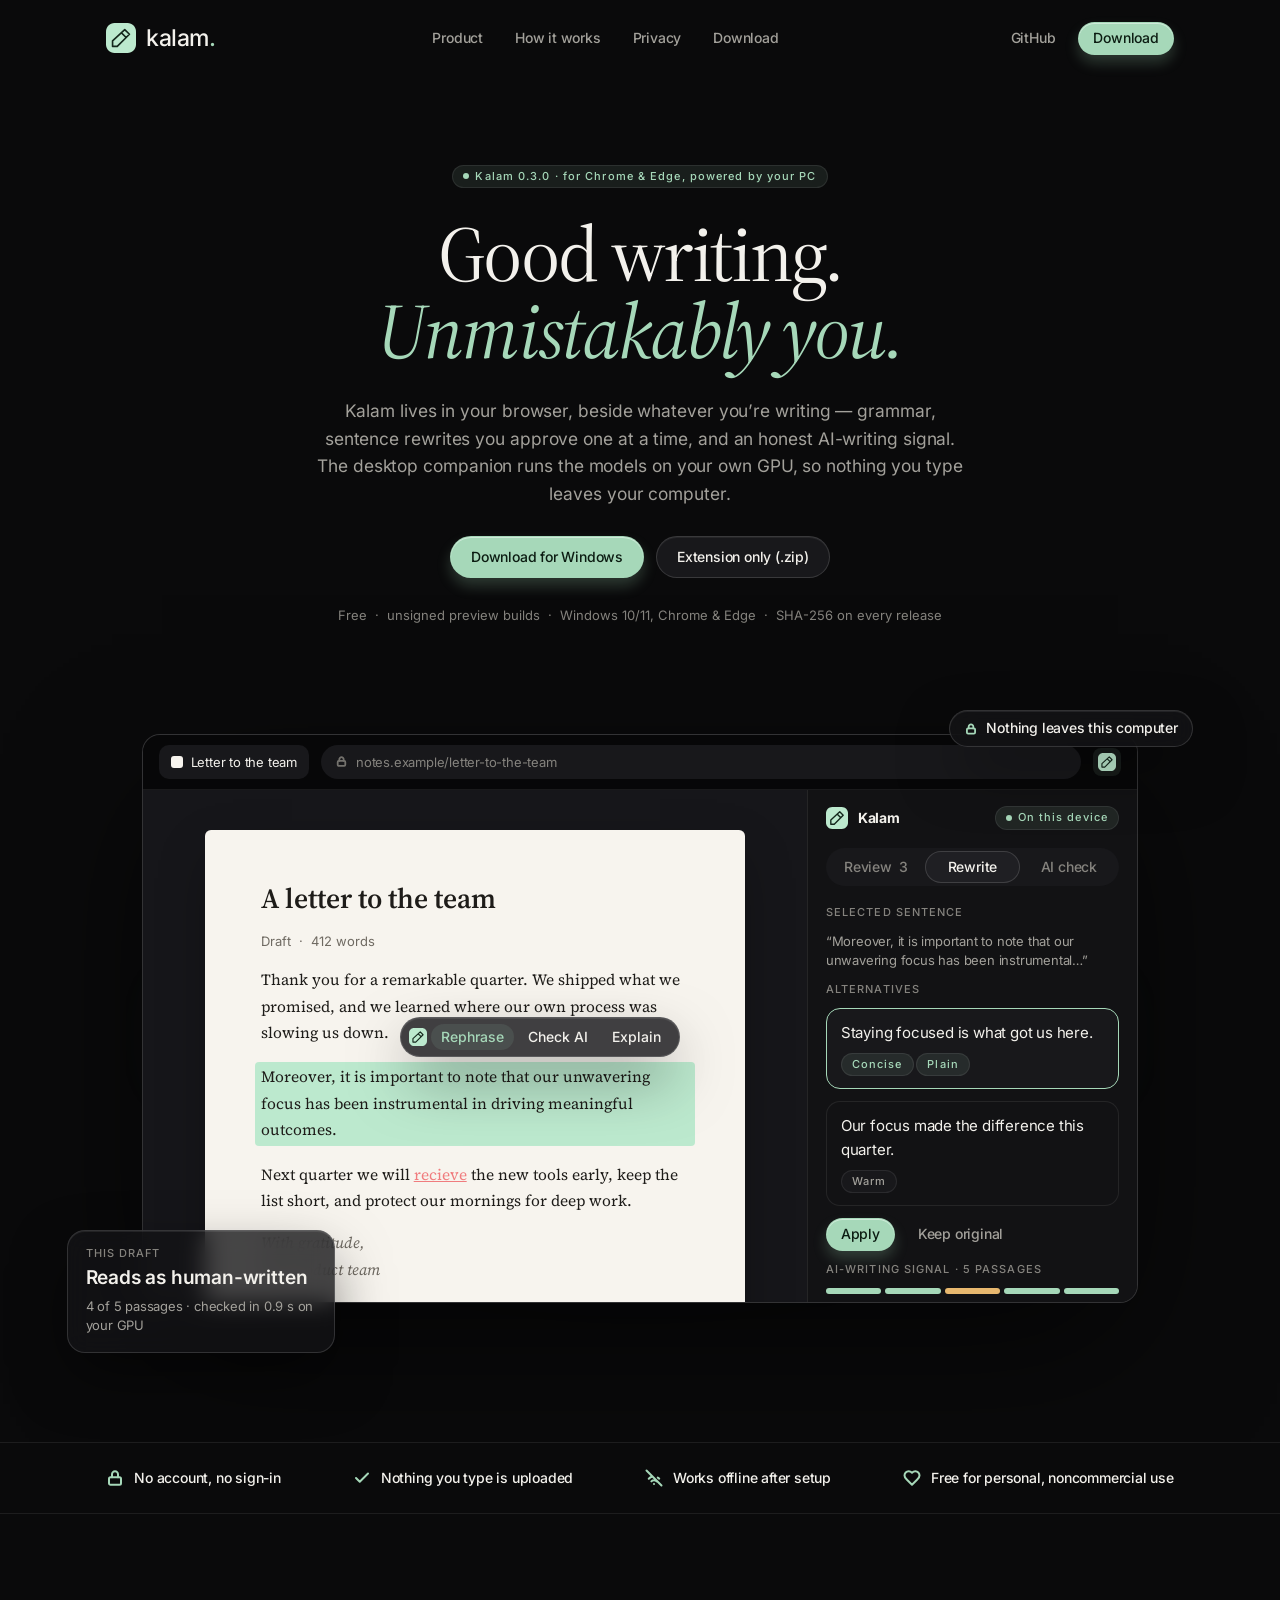
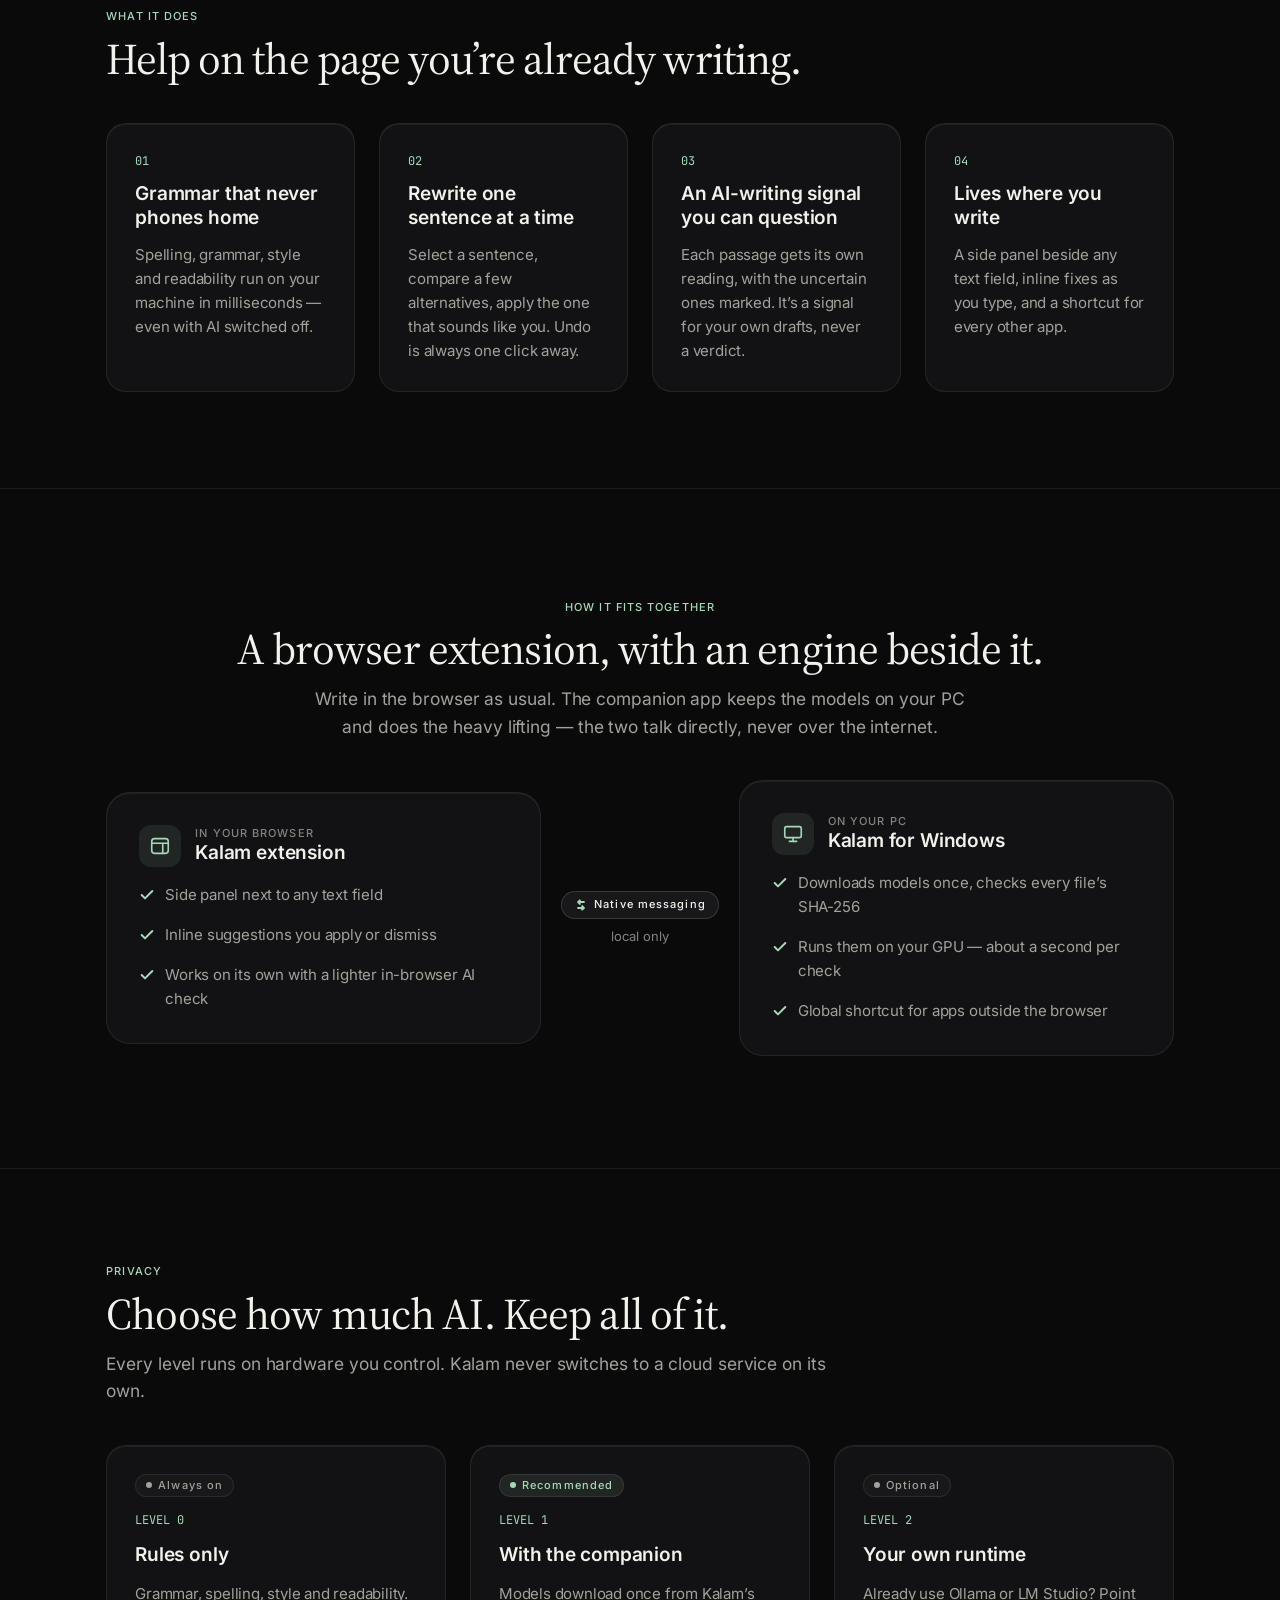
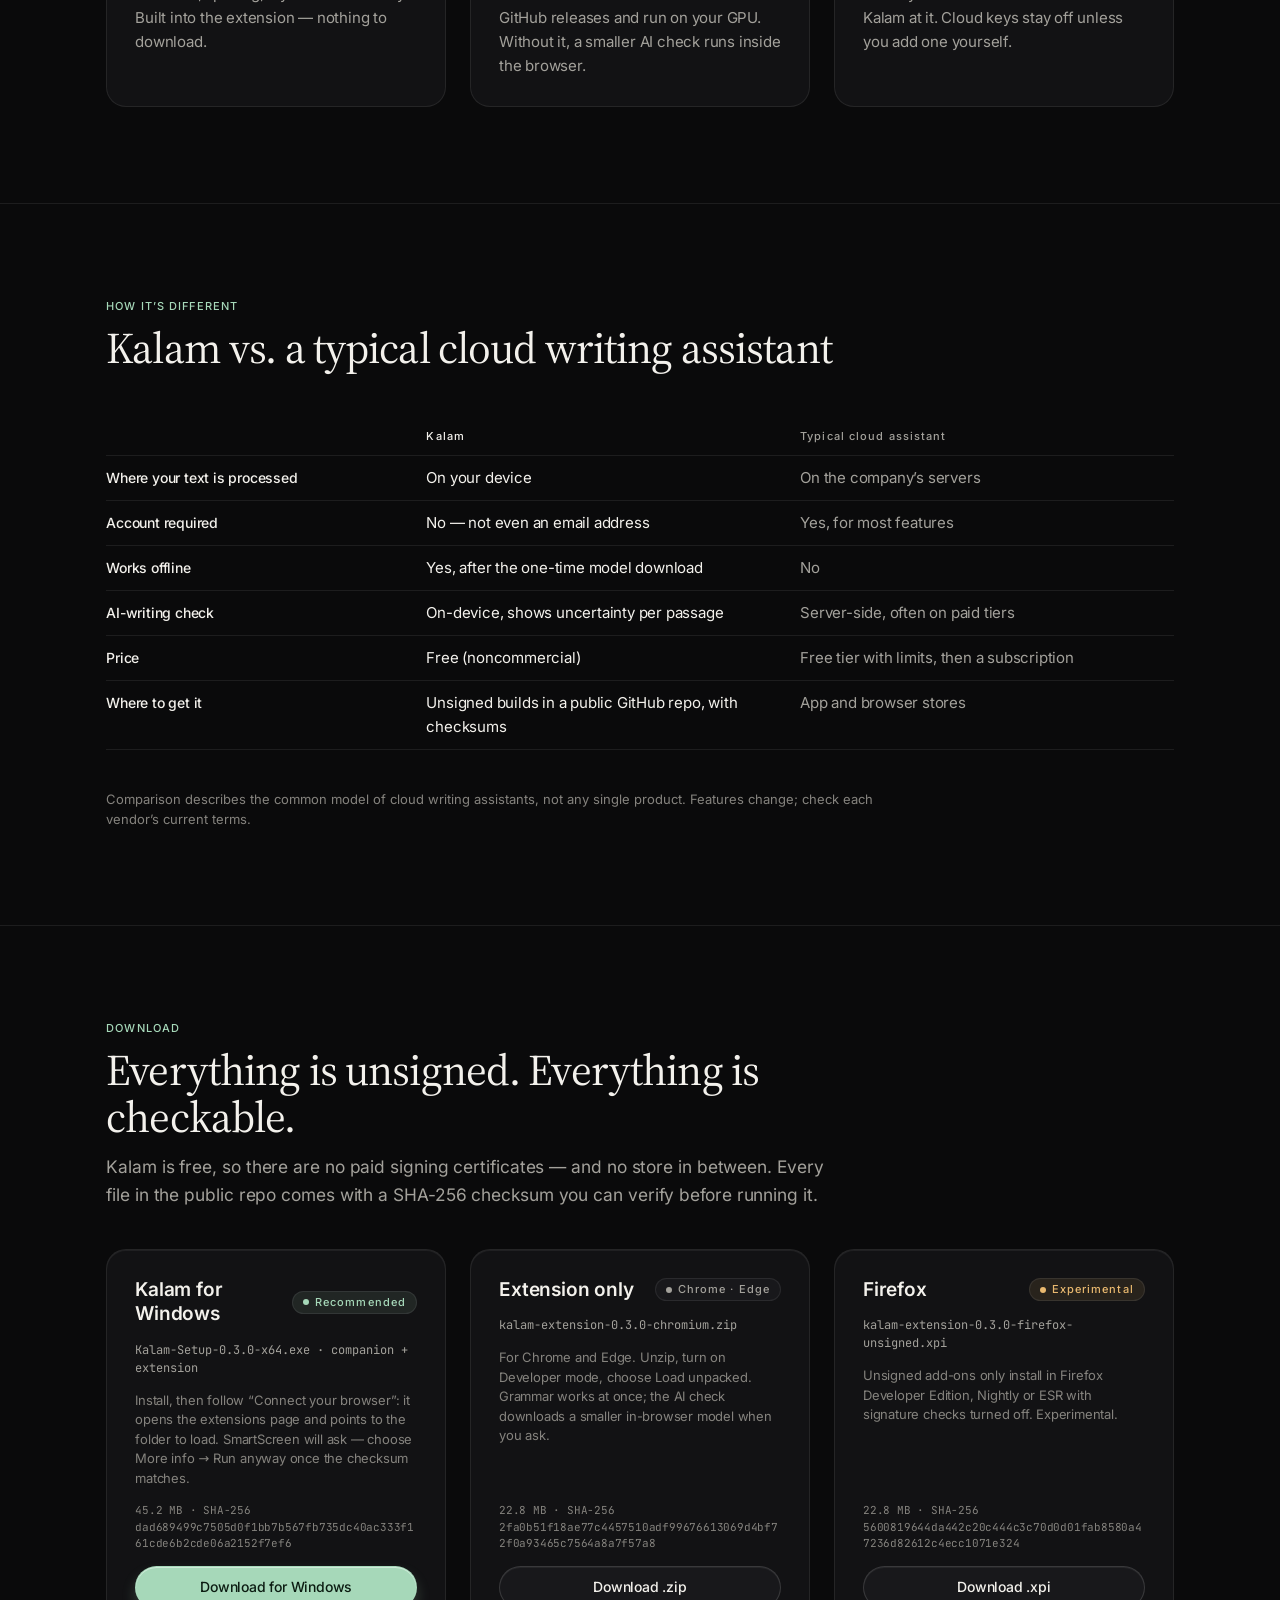
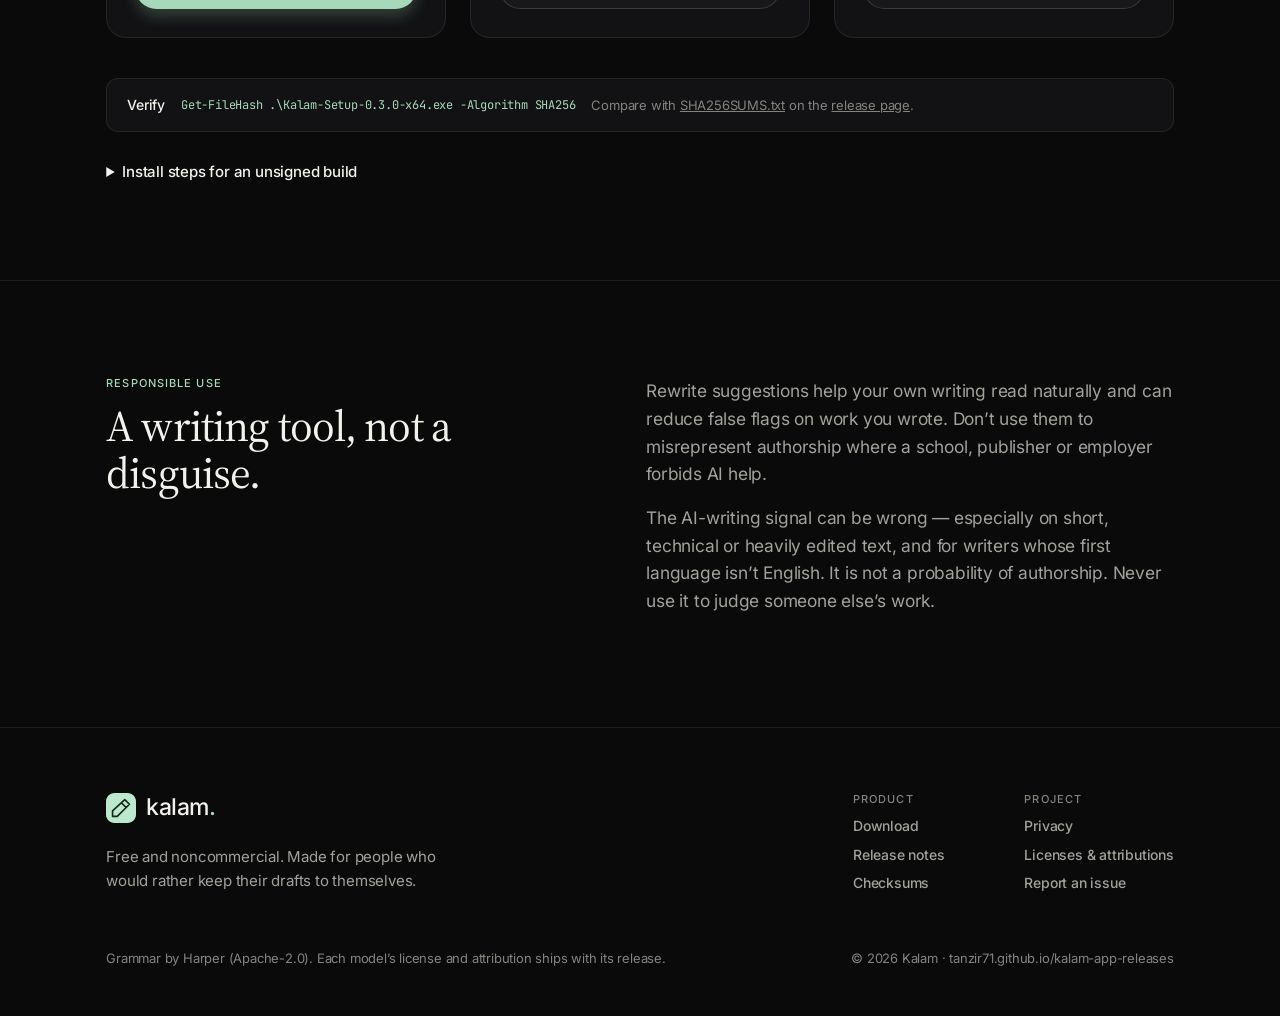
<file: index.html>
<!doctype html>
<html lang="en">
  <head>
    <meta charset="utf-8" />
    <meta name="viewport" content="width=device-width, initial-scale=1" />
    <title>Kalam — free, local-first writing assistant for your browser</title>
    <meta name="description" content="Grammar, sentence rewrites you approve one at a time, and an honest AI-writing signal — in Chrome and Edge, powered by your own PC. No account. Nothing you type leaves your computer." />
    <meta name="color-scheme" content="dark" />
    <meta name="theme-color" content="#0a0a0b" />
    <link rel="canonical" href="https://tanzir71.github.io/kalam-app-releases/" />
    <meta property="og:type" content="website" />
    <meta property="og:title" content="Kalam — good writing, unmistakably you" />
    <meta property="og:description" content="A free writing assistant that lives in your browser and runs on your own PC. Unsigned builds with SHA-256 checksums." />
    <meta property="og:url" content="https://tanzir71.github.io/kalam-app-releases/" />
    <meta property="og:image" content="https://tanzir71.github.io/kalam-app-releases/og.png" />
    <meta name="twitter:card" content="summary_large_image" />
    <link rel="icon" href="assets/logo-mark.svg" type="image/svg+xml" />
    <link rel="preload" href="fonts/source-serif-4-latin-opsz-normal.woff2" as="font" type="font/woff2" crossorigin />
    <link rel="preload" href="fonts/inter-latin-wght-normal.woff2" as="font" type="font/woff2" crossorigin />
    <link rel="stylesheet" href="styles.css" />
  </head>
  <body>
    <a class="skip" href="#main">Skip to content</a>
    <header class="nav" aria-label="Site">
      <a class="logo" href="./" aria-label="Kalam home">
        <img src="assets/logo-mark.svg" width="30" height="30" alt="" />
        <span>kalam<span class="dot">.</span></span>
      </a>
      <nav class="nav-links" aria-label="Sections">
        <a href="#product">Product</a>
        <a href="#how">How it works</a>
        <a href="#privacy">Privacy</a>
        <a href="#download">Download</a>
      </nav>
      <div class="nav-actions">
        <a class="btn btn-quiet btn-s" href="https://github.com/tanzir71/kalam-app-releases">GitHub</a>
        <a class="btn btn-primary btn-s" href="#download">Download</a>
      </div>
    </header>

    <main id="main">
      <section class="hero" aria-labelledby="hero-title">
        <div class="hero-copy">
          <p class="pill pill-accent"><img src="assets/dot-accent.svg" width="6" height="6" alt="" />Kalam 0.3.0 · for Chrome &amp; Edge, powered by your PC</p>
          <h1 id="hero-title" class="display-xl">
            <span>Good writing.</span>
            <em>Unmistakably you.</em>
          </h1>
          <p class="lead">
            Kalam lives in your browser, beside whatever you’re writing — grammar, sentence rewrites you approve one at a time, and an honest
            AI-writing signal. The desktop companion runs the models on your own GPU, so nothing you type leaves your computer.
          </p>
          <div class="ctas">
            <a class="btn btn-primary" href="https://github.com/tanzir71/kalam-app-releases/releases/download/v0.3.0/Kalam-Setup-0.3.0-x64.exe">Download for Windows</a>
            <a class="btn btn-secondary" href="https://github.com/tanzir71/kalam-app-releases/releases/download/v0.3.0/kalam-extension-0.3.0-chromium.zip">Extension only (.zip)</a>
          </div>
          <p class="fine">Free &nbsp;·&nbsp; unsigned preview builds &nbsp;·&nbsp; Windows 10/11, Chrome &amp; Edge &nbsp;·&nbsp; SHA-256 on every release</p>
        </div>

        <div class="hero-visual" aria-label="Illustration: the Kalam side panel beside a letter in the browser">
          <div class="glow" aria-hidden="true"></div>
          <div class="browser" role="img" aria-label="A browser window with a letter on the left and the Kalam side panel on the right, offering two alternatives for a selected sentence.">
            <div class="chrome" aria-hidden="true">
              <div class="tab"><span class="tab-favicon"></span>Letter to the team</div>
              <div class="address"><img src="assets/lock-address.svg" width="13" height="13" alt="" />notes.example/letter-to-the-team</div>
              <div class="ext-icon"><img src="assets/kalam-mark.svg" width="18" height="18" alt="" /></div>
            </div>
            <div class="browser-body" aria-hidden="true">
              <div class="canvas">
                <article class="paper">
                  <h2>A letter to the team</h2>
                  <p class="paper-meta">Draft &nbsp;·&nbsp; 412 words</p>
                  <p>Thank you for a remarkable quarter. We shipped what we promised, and we learned where our own process was slowing us down.</p>
                  <div class="selected">
                    Moreover, it is important to note that our unwavering focus has been instrumental in driving meaningful outcomes.
                    <div class="toolbar">
                      <img src="assets/kalam-mark.svg" width="18" height="18" alt="" />
                      <span class="tool active">Rephrase</span>
                      <span class="tool">Check AI</span>
                      <span class="tool">Explain</span>
                    </div>
                  </div>
                  <p>Next quarter we will <span class="misspelled">recieve</span> the new tools early, keep the list short, and protect our mornings for deep work.</p>
                  <p class="signoff">With gratitude,<br />The product team</p>
                </article>
              </div>
              <aside class="panel">
                <div class="panel-head">
                  <img src="assets/kalam-mark-panel.svg" width="22" height="22" alt="" />
                  <strong>Kalam</strong>
                  <span class="spacer"></span>
                  <span class="pill pill-accent"><img src="assets/dot-accent.svg" width="6" height="6" alt="" />On this device</span>
                </div>
                <div class="segmented"><span>Review&nbsp;&nbsp;3</span><span class="on">Rewrite</span><span>AI check</span></div>
                <div class="panel-body">
                  <p class="label">Selected sentence</p>
                  <p class="quote">“Moreover, it is important to note that our unwavering focus has been instrumental…”</p>
                  <p class="label">Alternatives</p>
                  <div class="alt alt-on">
                    <p>Staying focused is what got us here.</p>
                    <span class="pill pill-accent">Concise</span> <span class="pill pill-accent">Plain</span>
                  </div>
                  <div class="alt">
                    <p>Our focus made the difference this quarter.</p>
                    <span class="pill pill-neutral">Warm</span>
                  </div>
                  <div class="alt-actions"><span class="btn btn-primary btn-xs">Apply</span><span class="btn btn-quiet btn-xs">Keep original</span></div>
                  <p class="label">AI-writing signal · 5 passages</p>
                  <div class="map"><i></i><i></i><i class="ai"></i><i></i><i></i></div>
                  <p class="map-note">4 human-like &nbsp;·&nbsp; 1 likely AI-assisted (selected)</p>
                </div>
                <div class="panel-foot"><img src="assets/dot-footer.svg" width="6" height="6" alt="" />Kalam for Windows · RTX 3060 · 0.9 s</div>
              </aside>
            </div>
          </div>
          <div class="signal-card glass" aria-hidden="true">
            <p class="label">This draft</p>
            <p class="signal-title">Reads as human-written</p>
            <p class="signal-note">4 of 5 passages · checked in 0.9 s on your GPU</p>
          </div>
          <div class="privacy-chip glass" aria-hidden="true"><img src="assets/lock-chip.svg" width="14" height="14" alt="" />Nothing leaves this computer</div>
        </div>
      </section>

      <ul class="trust" aria-label="Commitments">
        <li><img src="assets/trust-lock.svg" width="18" height="18" alt="" />No account, no sign-in</li>
        <li><img src="assets/trust-check.svg" width="18" height="18" alt="" />Nothing you type is uploaded</li>
        <li><img src="assets/trust-offline.svg" width="18" height="18" alt="" />Works offline after setup</li>
        <li><img src="assets/trust-heart.svg" width="18" height="18" alt="" />Free for personal, noncommercial use</li>
      </ul>

      <section id="product" class="section" aria-labelledby="product-title">
        <p class="eyebrow">What it does</p>
        <h2 id="product-title" class="display-m">Help on the page you’re already writing.</h2>
        <div class="grid-4">
          <article class="card"><p class="mono accent">01</p><h3>Grammar that never phones home</h3><p>Spelling, grammar, style and readability run on your machine in milliseconds — even with AI switched off.</p></article>
          <article class="card"><p class="mono accent">02</p><h3>Rewrite one sentence at a time</h3><p>Select a sentence, compare a few alternatives, apply the one that sounds like you. Undo is always one click away.</p></article>
          <article class="card"><p class="mono accent">03</p><h3>An AI-writing signal you can question</h3><p>Each passage gets its own reading, with the uncertain ones marked. It’s a signal for your own drafts, never a verdict.</p></article>
          <article class="card"><p class="mono accent">04</p><h3>Lives where you write</h3><p>A side panel beside any text field, inline fixes as you type, and a shortcut for every other app.</p></article>
        </div>
      </section>

      <section id="how" class="section section-center" aria-labelledby="how-title">
        <p class="eyebrow">How it fits together</p>
        <h2 id="how-title" class="display-m">A browser extension, with an engine beside it.</h2>
        <p class="lead lead-narrow">
          Write in the browser as usual. The companion app keeps the models on your PC and does the heavy lifting — the two talk directly, never over the internet.
        </p>
        <div class="diagram">
          <article class="card card-l">
            <header><span class="tile"><img src="assets/icon-browser.svg" width="22" height="22" alt="" /></span><div><p class="label">In your browser</p><h3>Kalam extension</h3></div></header>
            <ul class="checks">
              <li><img src="assets/icon-check.svg" width="16" height="16" alt="" />Side panel next to any text field</li>
              <li><img src="assets/icon-check.svg" width="16" height="16" alt="" />Inline suggestions you apply or dismiss</li>
              <li><img src="assets/icon-check.svg" width="16" height="16" alt="" />Works on its own with a lighter in-browser AI check</li>
            </ul>
          </article>
          <div class="link">
            <span class="link-pill"><img src="assets/icon-link.svg" width="14" height="14" alt="" />Native messaging</span>
            <span class="fine">local only</span>
          </div>
          <article class="card card-l">
            <header><span class="tile"><img src="assets/icon-monitor.svg" width="22" height="22" alt="" /></span><div><p class="label">On your PC</p><h3>Kalam for Windows</h3></div></header>
            <ul class="checks">
              <li><img src="assets/icon-check.svg" width="16" height="16" alt="" />Downloads models once, checks every file’s SHA-256</li>
              <li><img src="assets/icon-check.svg" width="16" height="16" alt="" />Runs them on your GPU — about a second per check</li>
              <li><img src="assets/icon-check.svg" width="16" height="16" alt="" />Global shortcut for apps outside the browser</li>
            </ul>
          </article>
        </div>
      </section>

      <section id="privacy" class="section" aria-labelledby="privacy-title">
        <p class="eyebrow">Privacy</p>
        <h2 id="privacy-title" class="display-m">Choose how much AI. Keep all of it.</h2>
        <p class="lead lead-left">Every level runs on hardware you control. Kalam never switches to a cloud service on its own.</p>
        <div class="grid-3">
          <article class="card"><span class="pill pill-neutral"><img src="assets/dot-neutral.svg" width="6" height="6" alt="" />Always on</span><p class="mono accent">LEVEL 0</p><h3>Rules only</h3><p>Grammar, spelling, style and readability. Built into the extension — nothing to download.</p></article>
          <article class="card"><span class="pill pill-accent"><img src="assets/dot-accent.svg" width="6" height="6" alt="" />Recommended</span><p class="mono accent">LEVEL 1</p><h3>With the companion</h3><p>Models download once from Kalam’s GitHub releases and run on your GPU. Without it, a smaller AI check runs inside the browser.</p></article>
          <article class="card"><span class="pill pill-neutral"><img src="assets/dot-neutral.svg" width="6" height="6" alt="" />Optional</span><p class="mono accent">LEVEL 2</p><h3>Your own runtime</h3><p>Already use Ollama or LM Studio? Point Kalam at it. Cloud keys stay off unless you add one yourself.</p></article>
        </div>
      </section>

      <section class="section" aria-labelledby="compare-title">
        <p class="eyebrow">How it’s different</p>
        <h2 id="compare-title" class="display-m">Kalam vs. a typical cloud writing assistant</h2>
        <div class="table-wrap">
          <table class="compare">
            <thead><tr><th scope="col"><span class="visually-hidden">Aspect</span></th><th scope="col">Kalam</th><th scope="col">Typical cloud assistant</th></tr></thead>
            <tbody>
              <tr><th scope="row">Where your text is processed</th><td data-label="Kalam">On your device</td><td data-label="Typical cloud assistant">On the company’s servers</td></tr>
              <tr><th scope="row">Account required</th><td data-label="Kalam">No — not even an email address</td><td data-label="Typical cloud assistant">Yes, for most features</td></tr>
              <tr><th scope="row">Works offline</th><td data-label="Kalam">Yes, after the one-time model download</td><td data-label="Typical cloud assistant">No</td></tr>
              <tr><th scope="row">AI-writing check</th><td data-label="Kalam">On-device, shows uncertainty per passage</td><td data-label="Typical cloud assistant">Server-side, often on paid tiers</td></tr>
              <tr><th scope="row">Price</th><td data-label="Kalam">Free (noncommercial)</td><td data-label="Typical cloud assistant">Free tier with limits, then a subscription</td></tr>
              <tr><th scope="row">Where to get it</th><td data-label="Kalam">Unsigned builds in a public GitHub repo, with checksums</td><td data-label="Typical cloud assistant">App and browser stores</td></tr>
            </tbody>
          </table>
        </div>
        <p class="fine">Comparison describes the common model of cloud writing assistants, not any single product. Features change; check each vendor’s current terms.</p>
      </section>

      <section id="download" class="section" aria-labelledby="download-title">
        <p class="eyebrow">Download</p>
        <h2 id="download-title" class="display-m">Everything is unsigned. Everything is checkable.</h2>
        <p class="lead lead-left">
          Kalam is free, so there are no paid signing certificates — and no store in between. Every file in the public repo comes with a SHA-256
          checksum you can verify before running it.
        </p>
        <div class="grid-3">
          <article class="card" aria-label="Kalam for Windows">
            <div class="dl-head"><h3>Kalam for Windows</h3><span class="pill pill-accent"><img src="assets/dot-accent.svg" width="6" height="6" alt="" />Recommended</span></div>
            <p class="mono dl-file">Kalam-Setup-0.3.0-x64.exe · companion + extension</p>
            <p class="dl-steps">Install, then follow “Connect your browser”: it opens the extensions page and points to the folder to load. SmartScreen will ask — choose More info → Run anyway once the checksum matches.</p>
            <p class="dl-meta">45.2 MB · SHA-256 dad689499c7505d0f1bb7b567fb735dc40ac333f161cde6b2cde06a2152f7ef6</p>
            <a class="btn btn-primary" href="https://github.com/tanzir71/kalam-app-releases/releases/download/v0.3.0/Kalam-Setup-0.3.0-x64.exe">Download for Windows</a>
          </article>
          <article class="card" aria-label="Extension only">
            <div class="dl-head"><h3>Extension only</h3><span class="pill pill-neutral"><img src="assets/dot-neutral.svg" width="6" height="6" alt="" />Chrome · Edge</span></div>
            <p class="mono dl-file">kalam-extension-0.3.0-chromium.zip</p>
            <p class="dl-steps">For Chrome and Edge. Unzip, turn on Developer mode, choose Load unpacked. Grammar works at once; the AI check downloads a smaller in-browser model when you ask.</p>
            <p class="dl-meta">22.8 MB · SHA-256 2fa0b51f18ae77c4457510adf99676613069d4bf72f0a93465c7564a8a7f57a8</p>
            <a class="btn btn-secondary" href="https://github.com/tanzir71/kalam-app-releases/releases/download/v0.3.0/kalam-extension-0.3.0-chromium.zip">Download .zip</a>
          </article>
          <article class="card" aria-label="Firefox">
            <div class="dl-head"><h3>Firefox</h3><span class="pill pill-ai"><img src="assets/dot-amber.svg" width="6" height="6" alt="" />Experimental</span></div>
            <p class="mono dl-file">kalam-extension-0.3.0-firefox-unsigned.xpi</p>
            <p class="dl-steps">Unsigned add-ons only install in Firefox Developer Edition, Nightly or ESR with signature checks turned off. Experimental.</p>
            <p class="dl-meta">22.8 MB · SHA-256 5600819644da442c20c444c3c70d0d01fab8580a47236d82612c4ecc1071e324</p>
            <a class="btn btn-secondary" href="https://github.com/tanzir71/kalam-app-releases/releases/download/v0.3.0/kalam-extension-0.3.0-firefox-unsigned.xpi">Download .xpi</a>
          </article>
        </div>
        <div class="verify">
          <strong>Verify</strong>
          <code>Get-FileHash .\Kalam-Setup-0.3.0-x64.exe -Algorithm SHA256</code>
          <span>Compare with <a href="https://github.com/tanzir71/kalam-app-releases/releases/download/v0.3.0/SHA256SUMS.txt">SHA256SUMS.txt</a> on the <a href="https://github.com/tanzir71/kalam-app-releases/releases/tag/v0.3.0">release page</a>.</span>
        </div>
        <details class="howto">
          <summary>Install steps for an unsigned build</summary>
          <ol>
            <li>Download the installer and check its SHA-256 (command above) against SHA256SUMS.txt.</li>
            <li>Windows SmartScreen shows “Windows protected your PC” for unsigned apps: choose <em>More info → Run anyway</em> once the checksum matches. It installs for your user only — no administrator rights.</li>
            <li>Kalam for Windows opens “Connect your browser”: open <code>chrome://extensions</code> or <code>edge://extensions</code>, turn on Developer mode, choose Load unpacked and pick <code>%LOCALAPPDATA%\Kalam\extension</code>.</li>
            <li>Open Models in Kalam for Windows and download Kalam Detector 0.3 and the writer. Every file is checked with SHA-256 before use.</li>
          </ol>
        </details>
      </section>

      <section class="section responsible" aria-labelledby="responsible-title">
        <div>
          <p class="eyebrow">Responsible use</p>
          <h2 id="responsible-title" class="display-m">A writing tool, not a disguise.</h2>
        </div>
        <div class="responsible-copy">
          <p>Rewrite suggestions help your own writing read naturally and can reduce false flags on work you wrote. Don’t use them to misrepresent authorship where a school, publisher or employer forbids AI help.</p>
          <p>The AI-writing signal can be wrong — especially on short, technical or heavily edited text, and for writers whose first language isn’t English. It is not a probability of authorship. Never use it to judge someone else’s work.</p>
        </div>
      </section>
    </main>

    <footer class="footer">
      <div class="footer-top">
        <div>
          <a class="logo" href="./" aria-label="Kalam home"><img src="assets/logo-mark.svg" width="30" height="30" alt="" /><span>kalam<span class="dot">.</span></span></a>
          <p>Free and noncommercial. Made for people who would rather keep their drafts to themselves.</p>
        </div>
        <nav class="footer-cols" aria-label="Footer">
          <div><p class="label">Product</p><a href="#download">Download</a><a href="https://github.com/tanzir71/kalam-app-releases/releases/tag/v0.3.0">Release notes</a><a href="https://github.com/tanzir71/kalam-app-releases/releases/download/v0.3.0/SHA256SUMS.txt">Checksums</a></div>
          <div><p class="label">Project</p><a href="privacy.html">Privacy</a><a href="licenses.html">Licenses &amp; attributions</a><a href="https://github.com/tanzir71/kalam-app-releases/issues">Report an issue</a></div>
        </nav>
      </div>
      <div class="footer-bottom">
        <p>Grammar by Harper (Apache-2.0). Each model’s license and attribution ships with its release.</p>
        <p>© 2026 Kalam · tanzir71.github.io/kalam-app-releases</p>
      </div>
    </footer>
  </body>
</html>
</file>
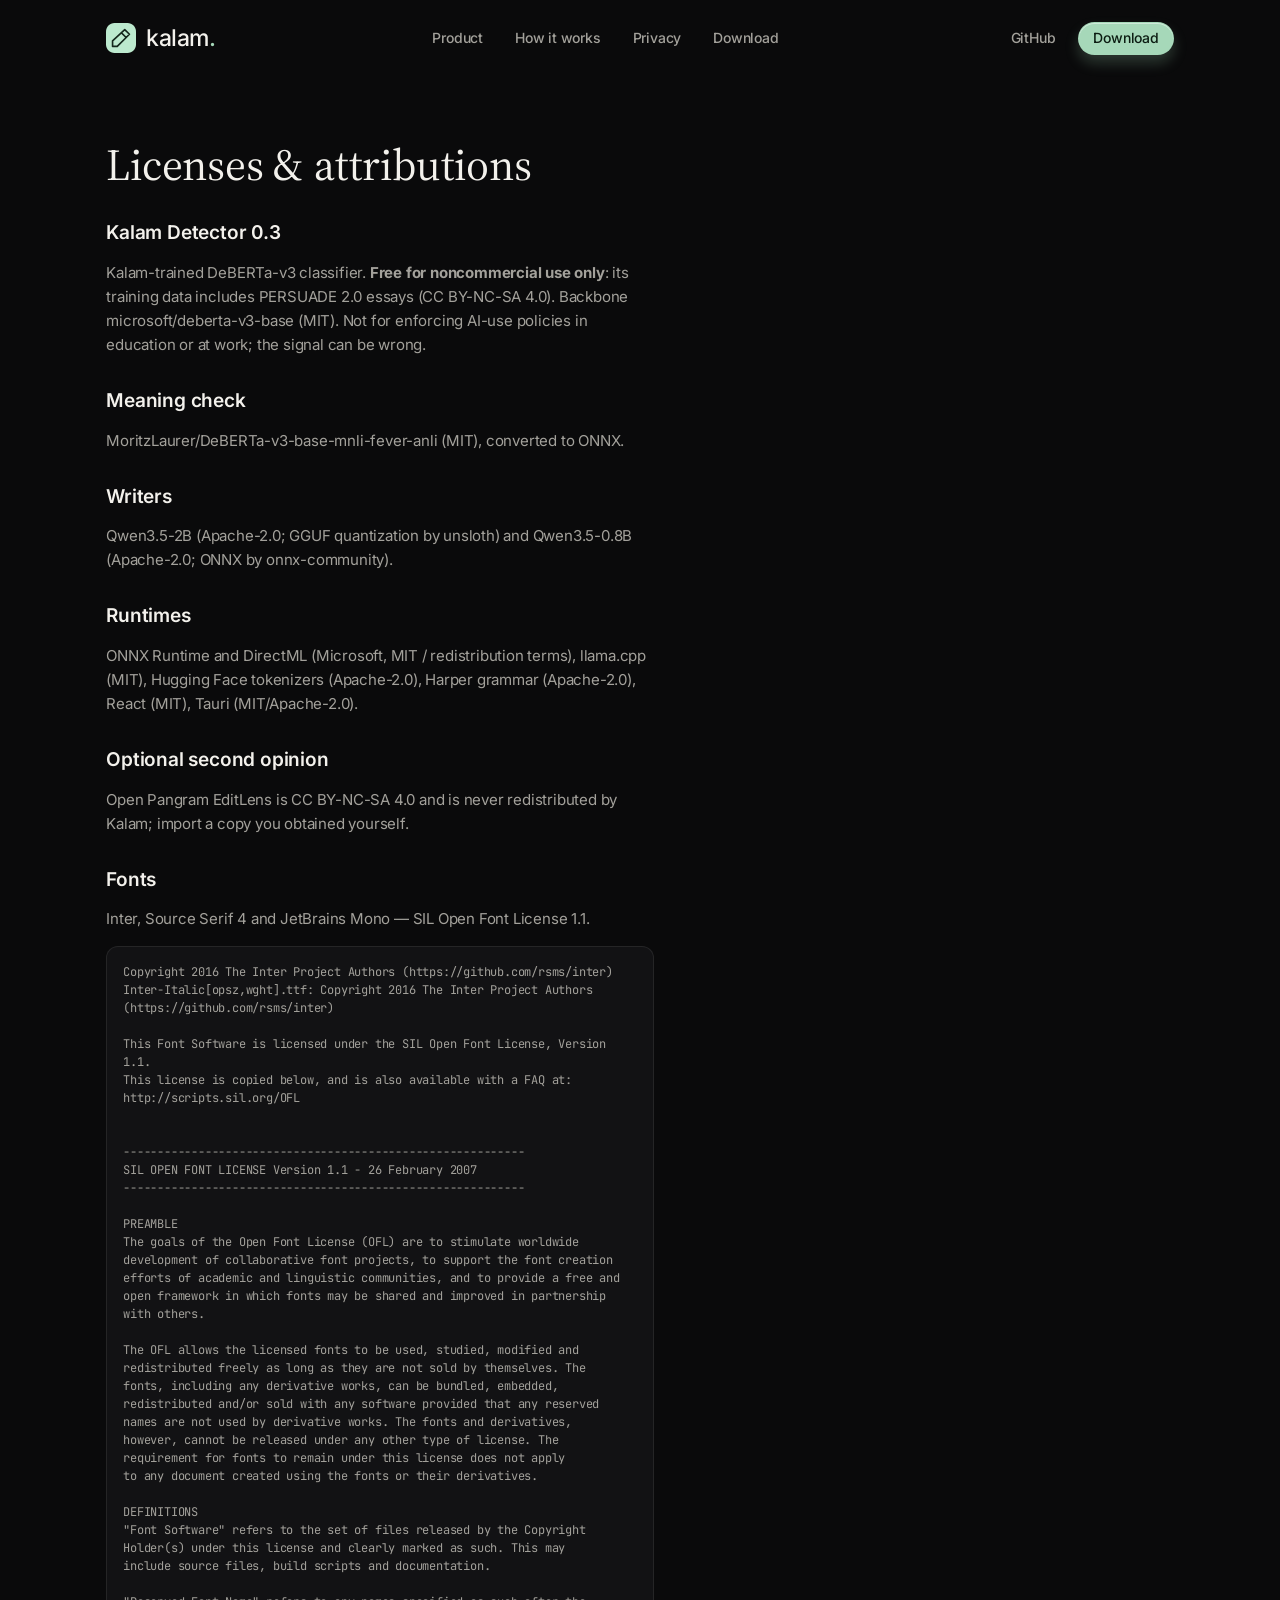
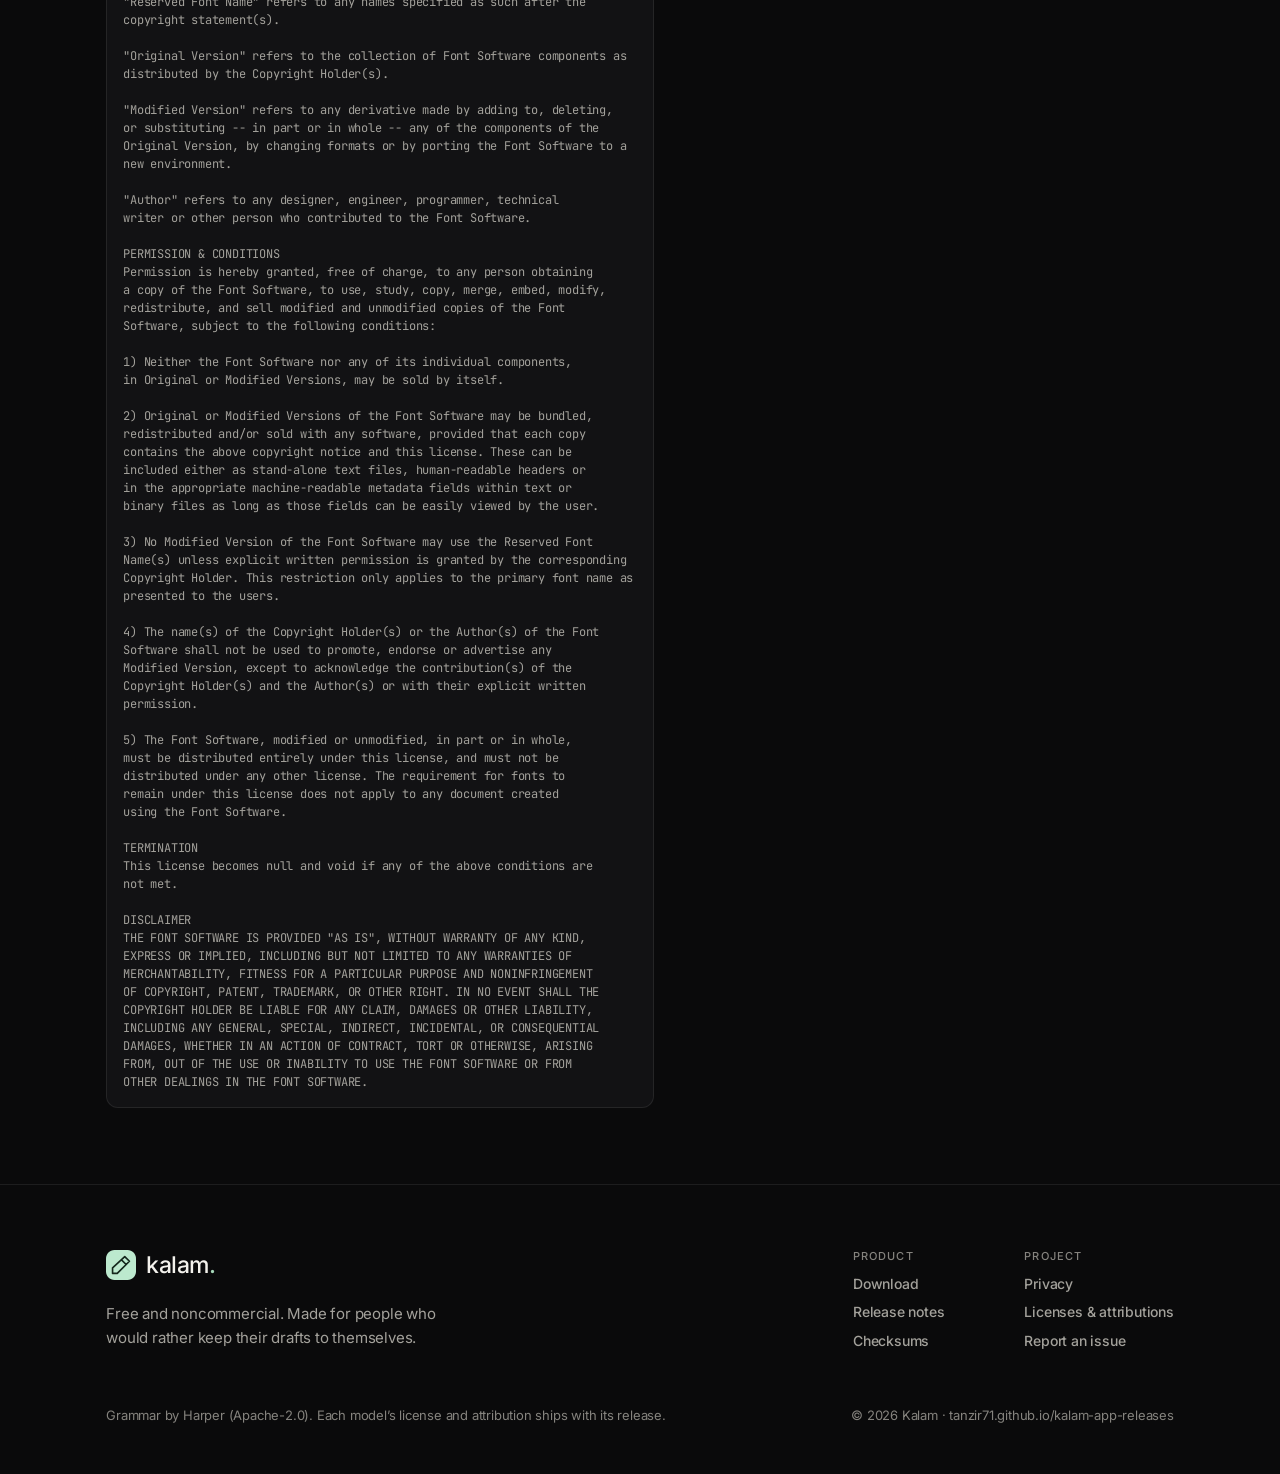
<file: licenses.html>
<!doctype html>
<html lang="en">
  <head>
    <meta charset="utf-8" />
    <meta name="viewport" content="width=device-width, initial-scale=1" />
    <title>Licenses &amp; attributions — Kalam</title>
    <meta name="description" content="Grammar, sentence rewrites you approve one at a time, and an honest AI-writing signal — in Chrome and Edge, powered by your own PC. No account. Nothing you type leaves your computer." />
    <meta name="color-scheme" content="dark" />
    <meta name="theme-color" content="#0a0a0b" />
    <link rel="canonical" href="https://tanzir71.github.io/kalam-app-releases/" />
    <meta property="og:type" content="website" />
    <meta property="og:title" content="Kalam — good writing, unmistakably you" />
    <meta property="og:description" content="A free writing assistant that lives in your browser and runs on your own PC. Unsigned builds with SHA-256 checksums." />
    <meta property="og:url" content="https://tanzir71.github.io/kalam-app-releases/" />
    <meta property="og:image" content="https://tanzir71.github.io/kalam-app-releases/og.png" />
    <meta name="twitter:card" content="summary_large_image" />
    <link rel="icon" href="assets/logo-mark.svg" type="image/svg+xml" />
    <link rel="preload" href="fonts/source-serif-4-latin-opsz-normal.woff2" as="font" type="font/woff2" crossorigin />
    <link rel="preload" href="fonts/inter-latin-wght-normal.woff2" as="font" type="font/woff2" crossorigin />
    <link rel="stylesheet" href="styles.css" />
  </head>
  <body>
    <a class="skip" href="./#main">Skip to content</a>
    <header class="nav" aria-label="Site">
      <a class="logo" href="./" aria-label="Kalam home">
        <img src="assets/logo-mark.svg" width="30" height="30" alt="" />
        <span>kalam<span class="dot">.</span></span>
      </a>
      <nav class="nav-links" aria-label="Sections">
        <a href="./#product">Product</a>
        <a href="./#how">How it works</a>
        <a href="./#privacy">Privacy</a>
        <a href="./#download">Download</a>
      </nav>
      <div class="nav-actions">
        <a class="btn btn-quiet btn-s" href="https://github.com/tanzir71/kalam-app-releases">GitHub</a>
        <a class="btn btn-primary btn-s" href="./#download">Download</a>
      </div>
    </header>

    <main id="main" class="doc"><h1>Licenses &amp; attributions</h1>
     <h2>Kalam Detector 0.3</h2>
     <p>Kalam-trained DeBERTa-v3 classifier. <strong>Free for noncommercial use only</strong>: its training data includes PERSUADE 2.0 essays (CC BY-NC-SA 4.0). Backbone microsoft/deberta-v3-base (MIT). Not for enforcing AI-use policies in education or at work; the signal can be wrong.</p>
     <h2>Meaning check</h2><p>MoritzLaurer/DeBERTa-v3-base-mnli-fever-anli (MIT), converted to ONNX.</p>
     <h2>Writers</h2><p>Qwen3.5-2B (Apache-2.0; GGUF quantization by unsloth) and Qwen3.5-0.8B (Apache-2.0; ONNX by onnx-community).</p>
     <h2>Runtimes</h2><p>ONNX Runtime and DirectML (Microsoft, MIT / redistribution terms), llama.cpp (MIT), Hugging Face tokenizers (Apache-2.0), Harper grammar (Apache-2.0), React (MIT), Tauri (MIT/Apache-2.0).</p>
     <h2>Optional second opinion</h2><p>Open Pangram EditLens is CC BY-NC-SA 4.0 and is never redistributed by Kalam; import a copy you obtained yourself.</p>
     <h2>Fonts</h2><p>Inter, Source Serif 4 and JetBrains Mono — SIL Open Font License 1.1.</p>
     <pre>Copyright 2016 The Inter Project Authors (https://github.com/rsms/inter) Inter-Italic[opsz,wght].ttf: Copyright 2016 The Inter Project Authors (https://github.com/rsms/inter)

This Font Software is licensed under the SIL Open Font License, Version 1.1.
This license is copied below, and is also available with a FAQ at:
http://scripts.sil.org/OFL


-----------------------------------------------------------
SIL OPEN FONT LICENSE Version 1.1 - 26 February 2007
-----------------------------------------------------------

PREAMBLE
The goals of the Open Font License (OFL) are to stimulate worldwide
development of collaborative font projects, to support the font creation
efforts of academic and linguistic communities, and to provide a free and
open framework in which fonts may be shared and improved in partnership
with others.

The OFL allows the licensed fonts to be used, studied, modified and
redistributed freely as long as they are not sold by themselves. The
fonts, including any derivative works, can be bundled, embedded,
redistributed and/or sold with any software provided that any reserved
names are not used by derivative works. The fonts and derivatives,
however, cannot be released under any other type of license. The
requirement for fonts to remain under this license does not apply
to any document created using the fonts or their derivatives.

DEFINITIONS
&quot;Font Software&quot; refers to the set of files released by the Copyright
Holder(s) under this license and clearly marked as such. This may
include source files, build scripts and documentation.

&quot;Reserved Font Name&quot; refers to any names specified as such after the
copyright statement(s).

&quot;Original Version&quot; refers to the collection of Font Software components as
distributed by the Copyright Holder(s).

&quot;Modified Version&quot; refers to any derivative made by adding to, deleting,
or substituting -- in part or in whole -- any of the components of the
Original Version, by changing formats or by porting the Font Software to a
new environment.

&quot;Author&quot; refers to any designer, engineer, programmer, technical
writer or other person who contributed to the Font Software.

PERMISSION &amp; CONDITIONS
Permission is hereby granted, free of charge, to any person obtaining
a copy of the Font Software, to use, study, copy, merge, embed, modify,
redistribute, and sell modified and unmodified copies of the Font
Software, subject to the following conditions:

1) Neither the Font Software nor any of its individual components,
in Original or Modified Versions, may be sold by itself.

2) Original or Modified Versions of the Font Software may be bundled,
redistributed and/or sold with any software, provided that each copy
contains the above copyright notice and this license. These can be
included either as stand-alone text files, human-readable headers or
in the appropriate machine-readable metadata fields within text or
binary files as long as those fields can be easily viewed by the user.

3) No Modified Version of the Font Software may use the Reserved Font
Name(s) unless explicit written permission is granted by the corresponding
Copyright Holder. This restriction only applies to the primary font name as
presented to the users.

4) The name(s) of the Copyright Holder(s) or the Author(s) of the Font
Software shall not be used to promote, endorse or advertise any
Modified Version, except to acknowledge the contribution(s) of the
Copyright Holder(s) and the Author(s) or with their explicit written
permission.

5) The Font Software, modified or unmodified, in part or in whole,
must be distributed entirely under this license, and must not be
distributed under any other license. The requirement for fonts to
remain under this license does not apply to any document created
using the Font Software.

TERMINATION
This license becomes null and void if any of the above conditions are
not met.

DISCLAIMER
THE FONT SOFTWARE IS PROVIDED &quot;AS IS&quot;, WITHOUT WARRANTY OF ANY KIND,
EXPRESS OR IMPLIED, INCLUDING BUT NOT LIMITED TO ANY WARRANTIES OF
MERCHANTABILITY, FITNESS FOR A PARTICULAR PURPOSE AND NONINFRINGEMENT
OF COPYRIGHT, PATENT, TRADEMARK, OR OTHER RIGHT. IN NO EVENT SHALL THE
COPYRIGHT HOLDER BE LIABLE FOR ANY CLAIM, DAMAGES OR OTHER LIABILITY,
INCLUDING ANY GENERAL, SPECIAL, INDIRECT, INCIDENTAL, OR CONSEQUENTIAL
DAMAGES, WHETHER IN AN ACTION OF CONTRACT, TORT OR OTHERWISE, ARISING
FROM, OUT OF THE USE OR INABILITY TO USE THE FONT SOFTWARE OR FROM
OTHER DEALINGS IN THE FONT SOFTWARE.
</pre></main>

    <footer class="footer">
      <div class="footer-top">
        <div>
          <a class="logo" href="./" aria-label="Kalam home"><img src="assets/logo-mark.svg" width="30" height="30" alt="" /><span>kalam<span class="dot">.</span></span></a>
          <p>Free and noncommercial. Made for people who would rather keep their drafts to themselves.</p>
        </div>
        <nav class="footer-cols" aria-label="Footer">
          <div><p class="label">Product</p><a href="./#download">Download</a><a href="https://github.com/tanzir71/kalam-app-releases/releases/tag/v0.3.0">Release notes</a><a href="https://github.com/tanzir71/kalam-app-releases/releases/download/v0.3.0/SHA256SUMS.txt">Checksums</a></div>
          <div><p class="label">Project</p><a href="privacy.html">Privacy</a><a href="licenses.html">Licenses &amp; attributions</a><a href="https://github.com/tanzir71/kalam-app-releases/issues">Report an issue</a></div>
        </nav>
      </div>
      <div class="footer-bottom">
        <p>Grammar by Harper (Apache-2.0). Each model’s license and attribution ships with its release.</p>
        <p>© 2026 Kalam · tanzir71.github.io/kalam-app-releases</p>
      </div>
    </footer>
  </body>
</html>
</file>
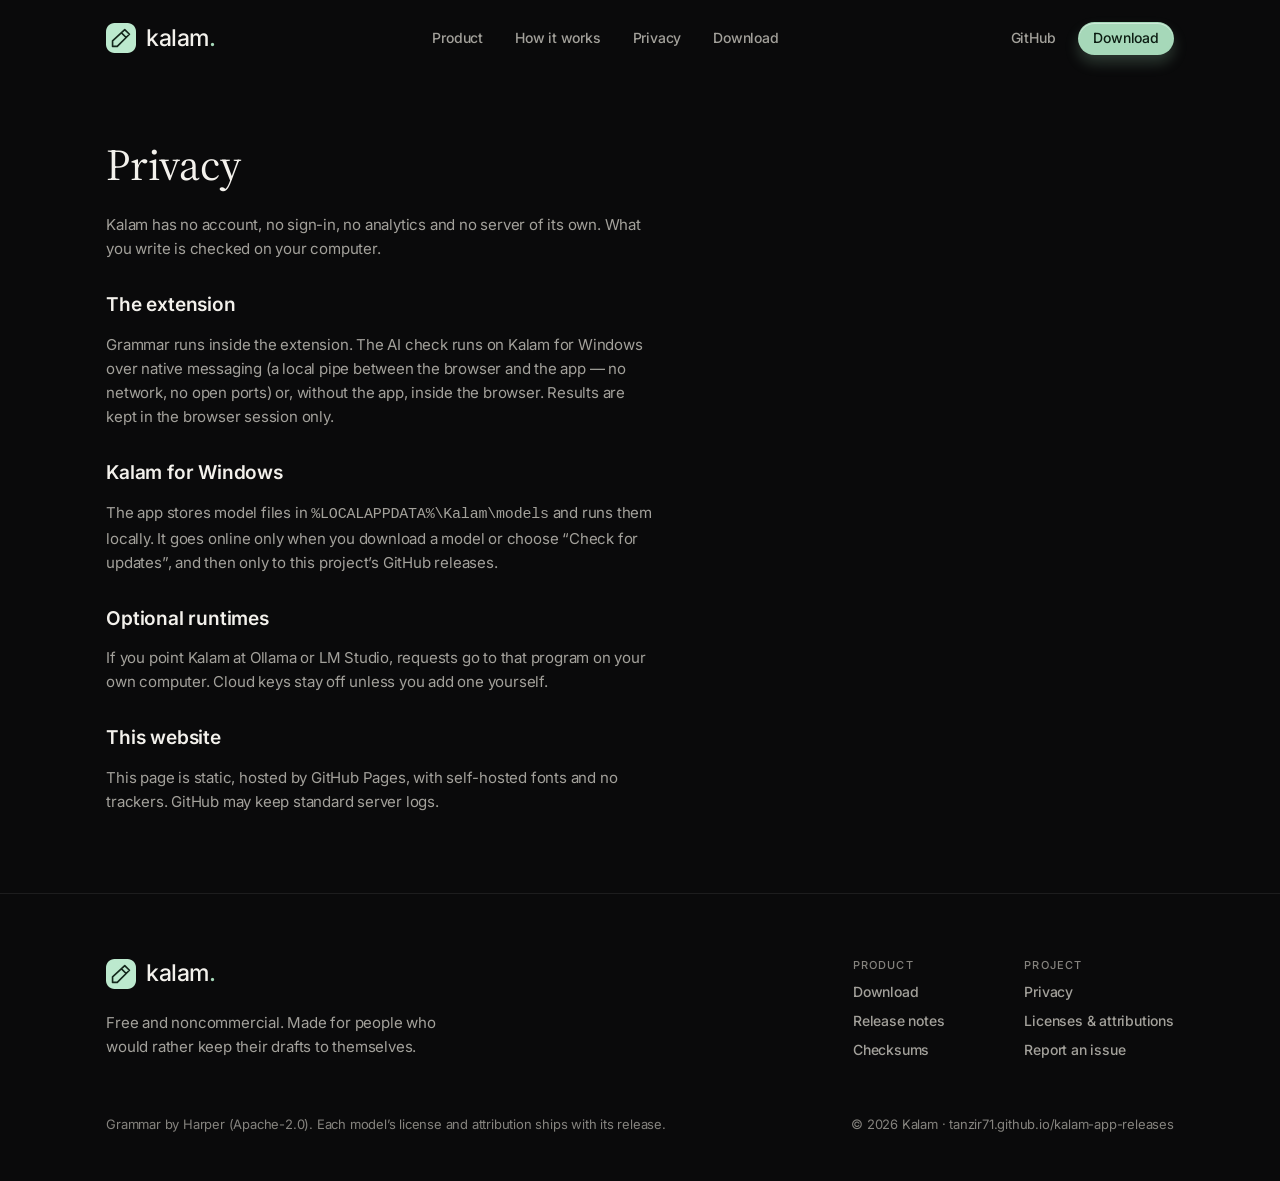
<file: privacy.html>
<!doctype html>
<html lang="en">
  <head>
    <meta charset="utf-8" />
    <meta name="viewport" content="width=device-width, initial-scale=1" />
    <title>Privacy — Kalam</title>
    <meta name="description" content="Grammar, sentence rewrites you approve one at a time, and an honest AI-writing signal — in Chrome and Edge, powered by your own PC. No account. Nothing you type leaves your computer." />
    <meta name="color-scheme" content="dark" />
    <meta name="theme-color" content="#0a0a0b" />
    <link rel="canonical" href="https://tanzir71.github.io/kalam-app-releases/" />
    <meta property="og:type" content="website" />
    <meta property="og:title" content="Kalam — good writing, unmistakably you" />
    <meta property="og:description" content="A free writing assistant that lives in your browser and runs on your own PC. Unsigned builds with SHA-256 checksums." />
    <meta property="og:url" content="https://tanzir71.github.io/kalam-app-releases/" />
    <meta property="og:image" content="https://tanzir71.github.io/kalam-app-releases/og.png" />
    <meta name="twitter:card" content="summary_large_image" />
    <link rel="icon" href="assets/logo-mark.svg" type="image/svg+xml" />
    <link rel="preload" href="fonts/source-serif-4-latin-opsz-normal.woff2" as="font" type="font/woff2" crossorigin />
    <link rel="preload" href="fonts/inter-latin-wght-normal.woff2" as="font" type="font/woff2" crossorigin />
    <link rel="stylesheet" href="styles.css" />
  </head>
  <body>
    <a class="skip" href="./#main">Skip to content</a>
    <header class="nav" aria-label="Site">
      <a class="logo" href="./" aria-label="Kalam home">
        <img src="assets/logo-mark.svg" width="30" height="30" alt="" />
        <span>kalam<span class="dot">.</span></span>
      </a>
      <nav class="nav-links" aria-label="Sections">
        <a href="./#product">Product</a>
        <a href="./#how">How it works</a>
        <a href="./#privacy">Privacy</a>
        <a href="./#download">Download</a>
      </nav>
      <div class="nav-actions">
        <a class="btn btn-quiet btn-s" href="https://github.com/tanzir71/kalam-app-releases">GitHub</a>
        <a class="btn btn-primary btn-s" href="./#download">Download</a>
      </div>
    </header>

    <main id="main" class="doc"><h1>Privacy</h1>
     <p>Kalam has no account, no sign-in, no analytics and no server of its own. What you write is checked on your computer.</p>
     <h2>The extension</h2>
     <p>Grammar runs inside the extension. The AI check runs on Kalam for Windows over native messaging (a local pipe between the browser and the app — no network, no open ports) or, without the app, inside the browser. Results are kept in the browser session only.</p>
     <h2>Kalam for Windows</h2>
     <p>The app stores model files in <code>%LOCALAPPDATA%\Kalam\models</code> and runs them locally. It goes online only when you download a model or choose “Check for updates”, and then only to this project’s GitHub releases.</p>
     <h2>Optional runtimes</h2>
     <p>If you point Kalam at Ollama or LM Studio, requests go to that program on your own computer. Cloud keys stay off unless you add one yourself.</p>
     <h2>This website</h2>
     <p>This page is static, hosted by GitHub Pages, with self-hosted fonts and no trackers. GitHub may keep standard server logs.</p></main>

    <footer class="footer">
      <div class="footer-top">
        <div>
          <a class="logo" href="./" aria-label="Kalam home"><img src="assets/logo-mark.svg" width="30" height="30" alt="" /><span>kalam<span class="dot">.</span></span></a>
          <p>Free and noncommercial. Made for people who would rather keep their drafts to themselves.</p>
        </div>
        <nav class="footer-cols" aria-label="Footer">
          <div><p class="label">Product</p><a href="./#download">Download</a><a href="https://github.com/tanzir71/kalam-app-releases/releases/tag/v0.3.0">Release notes</a><a href="https://github.com/tanzir71/kalam-app-releases/releases/download/v0.3.0/SHA256SUMS.txt">Checksums</a></div>
          <div><p class="label">Project</p><a href="privacy.html">Privacy</a><a href="licenses.html">Licenses &amp; attributions</a><a href="https://github.com/tanzir71/kalam-app-releases/issues">Report an issue</a></div>
        </nav>
      </div>
      <div class="footer-bottom">
        <p>Grammar by Harper (Apache-2.0). Each model’s license and attribution ships with its release.</p>
        <p>© 2026 Kalam · tanzir71.github.io/kalam-app-releases</p>
      </div>
    </footer>
  </body>
</html>
</file>
<file: styles.css>
/* Kalam landing — Figma "Landing — GitHub Pages" (desktop 7:2, mobile 9:103). Tokens: Kalam/color/* (Dark). */
@font-face {
  font-family: "Inter";
  font-style: normal;
  font-weight: 100 900;
  font-display: swap;
  src: url("fonts/inter-latin-wght-normal.woff2") format("woff2");
}
@font-face {
  font-family: "Source Serif 4";
  font-style: normal;
  font-weight: 200 900;
  font-display: swap;
  src: url("fonts/source-serif-4-latin-opsz-normal.woff2") format("woff2");
}
@font-face {
  font-family: "Source Serif 4";
  font-style: italic;
  font-weight: 200 900;
  font-display: swap;
  src: url("fonts/source-serif-4-latin-opsz-italic.woff2") format("woff2");
}
@font-face {
  font-family: "JetBrains Mono";
  font-style: normal;
  font-weight: 400;
  font-display: swap;
  src: url("fonts/jetbrains-mono-latin-400-normal.woff2") format("woff2");
}

:root {
  --base: #0a0a0b;
  --rail: #070708;
  --surface: #121214;
  --raised: #18181b;
  --hover: #1f1f23;
  --canvas: #16161a;
  --border: rgba(255, 255, 255, 0.08);
  --hairline: rgba(255, 255, 255, 0.14);
  --text: #f3f1ec;
  --muted: #a3a19b;
  --subtle: #85837e; /* Figma #74726d lifted to pass WCAG AA (4.5:1) on base and surface */
  --accent: #a6d8b9;
  --accent-soft: rgba(166, 216, 185, 0.1);
  --accent-ink: #0c1c12;
  --ai: #e8b86f;
  --ai-soft: rgba(232, 184, 111, 0.1);
  --spelling: #f07c7e;
  --paper: #f7f4ee;
  --paper-ink: #1e1c19;
  --paper-muted: #6f6a62;
  --mint: #bce9ce;
  --glass: rgba(20, 20, 22, 0.78);
  --serif: "Source Serif 4", Georgia, "Times New Roman", serif;
  --sans: "Inter", system-ui, -apple-system, "Segoe UI", sans-serif;
  --mono: "JetBrains Mono", ui-monospace, Consolas, monospace;
  --pad: clamp(20px, 8.3vw, 120px);
  color-scheme: dark;
}
* {
  box-sizing: border-box;
}
html {
  scroll-behavior: smooth;
}
body {
  font-optical-sizing: auto;
  margin: 0;
  background: var(--base);
  color: var(--text);
  font: 400 15px/1.6 var(--sans);
  letter-spacing: -0.2px;
  -webkit-font-smoothing: antialiased;
  text-rendering: optimizeLegibility;
}
img {
  display: block;
}
a {
  color: inherit;
}
:focus-visible {
  outline: 2px solid var(--accent);
  outline-offset: 3px;
  border-radius: 6px;
}
.skip {
  position: absolute;
  left: -9999px;
}
.skip:focus {
  left: 16px;
  top: 16px;
  z-index: 10;
  background: var(--accent);
  color: var(--accent-ink);
  padding: 8px 14px;
  border-radius: 999px;
}
.visually-hidden {
  position: absolute;
  width: 1px;
  height: 1px;
  overflow: hidden;
  clip: rect(0 0 0 0);
}

/* Typography */
.display-xl {
  margin: 0;
  font: 400 clamp(48px, 6.1vw, 88px) / 0.98 var(--serif);
  letter-spacing: -0.03em;
  text-align: center;
}
.display-xl span,
.display-xl em {
  display: block;
}
.display-xl em {
  color: var(--accent);
  font-style: italic;
}
.display-m {
  margin: 0;
  max-width: 820px;
  font: 400 clamp(34px, 3.4vw, 48px) / 1.08 var(--serif);
  letter-spacing: -0.02em;
}
.lead {
  margin: 0;
  color: var(--muted);
  font-size: clamp(17px, 1.35vw, 19px);
  line-height: 1.6;
  letter-spacing: -0.005em;
}
.eyebrow,
.label {
  margin: 0;
  color: var(--accent);
  font: 500 11px/1.2 var(--sans);
  letter-spacing: 0.1em;
  text-transform: uppercase;
}
.label {
  color: var(--subtle);
}
.mono {
  margin: 0;
  font: 400 12px/1.5 var(--mono);
  letter-spacing: 0;
}
.accent {
  color: var(--accent);
}
.fine {
  margin: 0;
  color: var(--subtle);
  font-size: 13px;
  line-height: 1.5;
  letter-spacing: 0;
}

/* Buttons and pills: 999px radius, 1px inner highlight */
.btn {
  display: inline-flex;
  align-items: center;
  justify-content: center;
  border: 1px solid transparent;
  border-radius: 999px;
  padding: 12px 20px;
  font: 500 14px/1.2 var(--sans);
  letter-spacing: -0.2px;
  text-decoration: none;
  white-space: nowrap;
  transition: background 0.15s ease, transform 0.15s ease;
}
.btn-s {
  padding: 7px 14px;
}
.btn-xs {
  padding: 7px 14px;
}
.btn-primary {
  background: var(--accent);
  color: var(--accent-ink);
  box-shadow: inset 0 1px 0 rgba(255, 255, 255, 0.45), 0 8px 14px rgba(166, 217, 184, 0.22);
}
.btn-primary:hover {
  background: #b8e2c7;
}
.btn-secondary {
  background: var(--raised);
  border-color: var(--hairline);
  color: var(--text);
  box-shadow: inset 0 1px 0 rgba(255, 255, 255, 0.06);
}
.btn-secondary:hover {
  background: var(--hover);
}
.btn-quiet {
  color: var(--muted);
}
.btn-quiet:hover {
  color: var(--text);
}
.pill {
  display: inline-flex;
  align-items: center;
  gap: 6px;
  margin: 0;
  border: 1px solid var(--border);
  border-radius: 999px;
  padding: 4px 10px;
  font: 500 11px/1.2 var(--sans);
  letter-spacing: 0.1em;
  white-space: nowrap;
}
.pill-accent {
  background: var(--accent-soft);
  color: var(--accent);
}
.pill-neutral {
  background: var(--raised);
  color: var(--muted);
}
.pill-ai {
  background: var(--ai-soft);
  color: var(--ai);
}

/* Nav */
.nav {
  display: flex;
  align-items: center;
  justify-content: space-between;
  gap: 24px;
  padding: 22px var(--pad);
}
.logo {
  display: inline-flex;
  align-items: center;
  gap: 10px;
  text-decoration: none;
  font: 500 23px/1 var(--sans);
  letter-spacing: -0.46px;
}
.logo .dot {
  color: var(--accent);
}
.nav-links {
  display: flex;
  gap: 32px;
}
.nav-links a {
  color: var(--muted);
  font: 500 14px/1.2 var(--sans);
  text-decoration: none;
}
.nav-links a:hover {
  color: var(--text);
}
.nav-actions {
  display: flex;
  gap: 8px;
}

/* Hero */
.hero {
  display: flex;
  flex-direction: column;
  align-items: center;
  gap: 72px;
  padding: 88px var(--pad) 104px;
  overflow: hidden;
}
.hero-copy {
  display: flex;
  flex-direction: column;
  align-items: center;
  gap: 28px;
  max-width: 660px;
  text-align: center;
}
.hero-copy .lead {
  text-align: center;
}
.ctas {
  display: flex;
  flex-wrap: wrap;
  justify-content: center;
  gap: 12px;
}

.hero-visual {
  position: relative;
  width: min(1200px, 100%);
  aspect-ratio: 1200 / 720;
  container-type: inline-size;
}
.glow {
  position: absolute;
  left: 6.7%;
  top: 20.8%;
  width: 86.7%;
  height: 63.9%;
  border-radius: 50%;
  background: radial-gradient(closest-side, rgba(166, 216, 185, 0.32), rgba(166, 216, 185, 0.12) 55%, transparent 100%);
  filter: blur(60px);
  pointer-events: none;
}
.browser {
  position: absolute;
  inset: 5.55% 3.33%;
  display: flex;
  flex-direction: column;
  overflow: hidden;
  border: 1px solid var(--hairline);
  border-radius: 18px;
  background: var(--surface);
  box-shadow: inset 0 1px 0 rgba(255, 255, 255, 0.07), 0 50px 140px -20px rgba(0, 0, 0, 0.7);
  font-size: clamp(9px, 1.16cqi, 14px);
}
.chrome {
  display: flex;
  align-items: center;
  gap: 12px;
  padding: 10px 16px;
  background: var(--rail);
  border-bottom: 1px solid var(--border);
  font-size: 13px;
}
.tab {
  display: flex;
  align-items: center;
  gap: 8px;
  padding: 7px 12px;
  border-radius: 10px;
  background: var(--raised);
  white-space: nowrap;
}
.tab-favicon {
  width: 12px;
  height: 12px;
  border-radius: 3px;
  background: var(--paper);
}
.address {
  flex: 1;
  min-width: 0;
  display: flex;
  align-items: center;
  gap: 8px;
  padding: 7px 14px;
  border-radius: 999px;
  background: var(--raised);
  color: var(--subtle);
  white-space: nowrap;
  overflow: hidden;
}
.ext-icon {
  padding: 5px;
  border-radius: 8px;
  background: var(--accent-soft);
}
.browser-body {
  flex: 1;
  display: flex;
  min-height: 0;
}
.canvas {
  position: relative;
  flex: 1;
  min-width: 0;
  display: flex;
  justify-content: center;
  padding-top: 40px;
  background: var(--canvas);
  overflow: hidden;
}
.paper {
  width: min(540px, 86%);
  height: max-content;
  padding: 52px 56px 60px;
  border-radius: 6px;
  background: var(--paper);
  color: var(--paper-ink);
  box-shadow: 0 20px 50px -10px rgba(0, 0, 0, 0.35);
  font: 400 15.5px/1.7 var(--serif);
  letter-spacing: 0;
}
.paper h2 {
  margin: 0 0 16px;
  font: 600 28px/1.2 var(--serif);
}
.paper p {
  margin: 0 0 16px;
}
.paper .paper-meta {
  color: var(--paper-muted);
  font: 400 13px/1.5 var(--sans);
}
.paper .selected {
  margin-bottom: 16px;
  position: relative;
  margin-inline: -6px;
  padding: 2px 6px;
  border-radius: 4px;
  background: var(--mint);
}
.misspelled {
  color: var(--spelling);
  text-decoration: underline;
}
.paper .signoff {
  margin: 0;
  color: var(--paper-muted);
  font-style: italic;
}
.toolbar {
  color: var(--text);
  font-family: var(--sans);
  position: absolute;
  left: 145px;
  bottom: calc(100% + 5px);
  display: flex;
  align-items: center;
  gap: 4px;
  padding: 6px 8px;
  border: 1px solid var(--hairline);
  border-radius: 999px;
  background: rgba(24, 24, 27, 0.82);
  -webkit-backdrop-filter: blur(12px);
  backdrop-filter: blur(12px);
  box-shadow: inset 0 1px 0 rgba(255, 255, 255, 0.08), 0 24px 60px -8px rgba(0, 0, 0, 0.55);
}
.tool {
  padding: 5px 10px;
  border-radius: 999px;
  font: 500 14px/1.2 var(--sans);
  white-space: nowrap;
}
.tool.active {
  background: var(--accent-soft);
  color: var(--accent);
}
.panel {
  width: 33.2%;
  min-width: 300px;
  display: flex;
  flex-direction: column;
  gap: 14px;
  border-left: 1px solid var(--border);
  background: var(--surface);
}
.panel-head {
  display: flex;
  align-items: center;
  gap: 10px;
  padding: 16px 18px 4px;
  font: 500 14px/1.2 var(--sans);
}
.spacer {
  flex: 1;
}
.segmented {
  display: grid;
  grid-template-columns: repeat(3, 1fr);
  gap: 2px;
  margin: 0 18px;
  padding: 3px;
  border-radius: 999px;
  background: var(--raised);
  color: var(--subtle);
  font: 500 14px/1.2 var(--sans);
  text-align: center;
}
.segmented span {
  padding: 7px 0;
  border: 1px solid transparent;
  border-radius: 999px;
  white-space: nowrap;
}
.segmented .on {
  background: var(--hover);
  border-color: var(--hairline);
  color: var(--text);
}
.panel-body {
  display: flex;
  flex-direction: column;
  gap: 12px;
  padding: 6px 18px 0;
}
.quote {
  margin: 0;
  color: var(--muted);
  font-size: 13px;
  line-height: 1.5;
}
.alt {
  padding: 12px 14px;
  border: 1px solid var(--border);
  border-radius: 14px;
  background: var(--surface);
}
.alt-on {
  background: var(--raised);
  border-color: var(--accent);
}
.alt p {
  margin: 0 0 8px;
  font-size: 15px;
  line-height: 1.6;
}
.alt-actions {
  display: flex;
  gap: 8px;
}
.map {
  display: flex;
  gap: 4px;
}
.map i {
  flex: 1;
  height: 6px;
  border-radius: 3px;
  background: var(--accent);
}
.map i.ai {
  background: var(--ai);
}
.map-note {
  margin: -2px 0 0;
  color: var(--muted);
  font-size: 13px;
}
.panel-foot {
  display: flex;
  align-items: center;
  gap: 8px;
  margin-top: auto;
  padding: 12px 18px;
  border-top: 1px solid var(--border);
  color: var(--subtle);
  font-size: 13px;
}
.glass {
  position: absolute;
  border: 1px solid var(--hairline);
  background: var(--glass);
  -webkit-backdrop-filter: blur(12px);
  backdrop-filter: blur(12px);
  box-shadow: inset 0 1px 0 rgba(255, 255, 255, 0.08), 0 24px 60px -8px rgba(0, 0, 0, 0.55);
}
.signal-card {
  left: -3.7%;
  top: 83%;
  width: 268px;
  padding: 16px 18px;
  border-radius: 18px;
}
.signal-title {
  margin: 6px 0;
  font: 600 19px/1.3 var(--sans);
  letter-spacing: -0.19px;
}
.signal-note {
  margin: 0;
  color: var(--muted);
  font-size: 13px;
  line-height: 1.5;
}
.privacy-chip {
  left: 79%;
  top: 1.9%;
  display: flex;
  align-items: center;
  gap: 8px;
  padding: 9px 14px;
  border-radius: 999px;
  font: 500 14px/1.2 var(--sans);
  white-space: nowrap;
}

/* Subtle entrance (disabled for reduced motion) */
@media (prefers-reduced-motion: no-preference) {
  .hero-visual .browser {
    animation: rise 0.9s cubic-bezier(0.2, 0.7, 0.2, 1) both 0.1s;
  }
  .hero-visual .glass,
  .hero-visual .toolbar {
    animation: rise 0.9s cubic-bezier(0.2, 0.7, 0.2, 1) both 0.45s;
  }
  @keyframes rise {
    from {
      opacity: 0;
      transform: translateY(14px);
    }
  }
}

/* Trust strip */
.trust {
  display: flex;
  flex-wrap: wrap;
  justify-content: space-between;
  gap: 16px 32px;
  margin: 0;
  padding: 26px var(--pad);
  list-style: none;
  border-block: 1px solid var(--border);
  font: 500 14px/1.2 var(--sans);
}
.trust li {
  display: flex;
  align-items: center;
  gap: 10px;
}

/* Sections */
.section {
  display: flex;
  flex-direction: column;
  gap: 12px;
  padding: 96px var(--pad);
  border-top: 1px solid var(--border);
}
#product {
  border-top: 0;
}
.section > .grid-4,
.section > .grid-3,
.section > .table-wrap,
.section > .diagram {
  margin-top: 28px;
}
.section-center {
  align-items: center;
  text-align: center;
  padding-block: 112px;
}
.lead-narrow {
  max-width: 680px;
}
.lead-left {
  max-width: 720px;
}
.grid-4,
.grid-3 {
  display: grid;
  gap: 24px;
}
.grid-4 {
  grid-template-columns: repeat(4, minmax(0, 1fr));
}
.grid-3 {
  grid-template-columns: repeat(3, minmax(0, 1fr));
}
.card {
  display: flex;
  flex-direction: column;
  align-items: flex-start;
  gap: 12px;
  padding: 28px;
  border: 1px solid var(--border);
  border-radius: 20px;
  background: var(--surface);
  box-shadow: inset 0 1px 0 rgba(255, 255, 255, 0.06);
  text-align: left;
}
.grid-3 .card {
  gap: 14px;
}
.card h3 {
  margin: 0;
  font: 600 19px/1.3 var(--sans);
  letter-spacing: -0.19px;
}
.card > p:last-child {
  margin: 0;
  color: var(--muted);
  font-size: 15px;
  line-height: 1.6;
}
.diagram {
  display: grid;
  grid-template-columns: 1fr auto 1fr;
  align-items: center;
  width: 100%;
}
.card-l {
  gap: 16px;
  padding: 32px;
  border-radius: 24px;
}
.card-l header {
  display: flex;
  align-items: center;
  gap: 14px;
}
.tile {
  display: grid;
  place-items: center;
  padding: 10px;
  border-radius: 12px;
  background: var(--accent-soft);
}
.checks {
  display: grid;
  gap: 16px;
  margin: 0;
  padding: 0;
  list-style: none;
  color: var(--muted);
}
.checks li {
  display: flex;
  gap: 10px;
  align-items: flex-start;
}
.checks img {
  margin-top: 4px;
}
.link {
  display: flex;
  flex-direction: column;
  align-items: center;
  gap: 8px;
  padding: 0 20px;
}
.link-pill {
  display: flex;
  align-items: center;
  gap: 6px;
  padding: 6px 12px;
  border: 1px solid var(--hairline);
  border-radius: 999px;
  background: var(--raised);
  font: 500 11px/1.2 var(--sans);
  letter-spacing: 0.1em;
  white-space: nowrap;
}
.table-wrap {
  width: 100%;
  overflow-x: auto;
}
.compare {
  width: 100%;
  border-collapse: collapse;
  text-align: left;
}
.compare th,
.compare td {
  padding: 10px 16px 10px 0;
  border-bottom: 1px solid var(--border);
  vertical-align: baseline;
}
.compare thead th {
  font: 500 11px/1.2 var(--sans);
  letter-spacing: 0.1em;
  padding-block: 18px 12px;
}
.compare thead th:last-child,
.compare td:last-child {
  color: var(--muted);
}
.compare tbody th {
  width: 30%;
  font: 500 14px/1.2 var(--sans);
}
.compare td {
  width: 35%;
}
.section > .fine {
  max-width: 820px;
  margin-top: 28px;
}
.dl-head {
  display: flex;
  justify-content: space-between;
  align-items: center;
  gap: 12px;
  width: 100%;
}
.dl-file {
  color: var(--muted);
  overflow-wrap: anywhere;
}
.dl-steps {
  margin: 0;
  flex: 1;
  color: var(--subtle);
  font-size: 13px;
  line-height: 1.5;
}
.dl-meta {
  margin: 0;
  color: var(--subtle);
  font: 400 11px/1.5 var(--mono);
  overflow-wrap: anywhere;
}
.card .btn {
  width: 100%;
}
.verify {
  display: flex;
  flex-wrap: wrap;
  align-items: center;
  gap: 8px 16px;
  margin-top: 28px;
  padding: 16px 20px;
  border: 1px solid var(--border);
  border-radius: 12px;
  background: var(--surface);
  color: var(--subtle);
  font-size: 13px;
}
.verify strong {
  color: var(--text);
  font: 500 14px/1.2 var(--sans);
}
.verify code {
  color: var(--accent);
  font: 400 12px/1.5 var(--mono);
}
.howto {
  margin-top: 16px;
  color: var(--muted);
}
.howto summary {
  cursor: pointer;
  color: var(--text);
  font-weight: 500;
}
.howto code {
  font: 400 12px var(--mono);
  color: var(--accent);
}
.responsible {
  display: grid;
  grid-template-columns: 460px 1fr;
  gap: 80px;
  align-items: start;
}
.responsible .display-m {
  margin-top: 12px;
}
.responsible-copy p {
  margin: 0 0 16px;
  color: var(--muted);
  font-size: clamp(17px, 1.35vw, 19px);
  line-height: 1.6;
}
.footer {
  padding: 65px var(--pad) 48px;
  border-top: 1px solid var(--border);
}
.footer-top {
  display: flex;
  justify-content: space-between;
  gap: 40px;
}
.footer-top > div > p {
  max-width: 360px;
  color: var(--muted);
  font-size: 15px;
}
.footer-cols {
  display: flex;
  gap: 80px;
}
.footer-cols div {
  display: flex;
  flex-direction: column;
  gap: 12px;
}
.footer-cols a {
  color: var(--muted);
  font: 500 14px/1.2 var(--sans);
  text-decoration: none;
}
.footer-cols a:hover {
  color: var(--text);
}
.footer-bottom {
  display: flex;
  flex-wrap: wrap;
  justify-content: space-between;
  gap: 12px;
  margin-top: 40px;
  color: var(--subtle);
  font-size: 13px;
}
.footer-bottom p {
  margin: 0;
}
.doc {
  max-width: 760px;
  padding: 64px var(--pad);
}
.doc h1 {
  font: 400 44px/1.1 var(--serif);
  margin: 0 0 24px;
}
.doc h2 {
  font: 600 19px/1.3 var(--sans);
  margin: 32px 0 8px;
}
.doc p,
.doc li {
  color: var(--muted);
}
.doc pre {
  white-space: pre-wrap;
  font: 12px/1.5 var(--mono);
  color: var(--muted);
  background: var(--surface);
  border: 1px solid var(--border);
  border-radius: 12px;
  padding: 16px;
}

/* Tablet */
@media (max-width: 1100px) {
  .grid-4 {
    grid-template-columns: repeat(2, minmax(0, 1fr));
  }
  .nav-links {
    display: none;
  }
  .responsible {
    grid-template-columns: 1fr;
    gap: 24px;
  }
}

/* Mobile (Figma 9:103): one column, panel beneath the page, floating cards in flow */
@media (max-width: 760px) {
  .hero {
    padding-top: 48px;
    gap: 48px;
  }
  .hero-visual {
    aspect-ratio: auto;
  }
  .glow {
    top: 10%;
    height: 60%;
  }
  .browser {
    position: relative;
    inset: auto;
    font-size: 13px;
  }
  .chrome .tab {
    display: none;
  }
  .browser-body {
    flex-direction: column;
  }
  .canvas {
    padding: 20px 12px 0;
  }
  .paper {
    width: 100%;
    padding: 28px 24px 32px;
    font-size: 14.5px;
  }
  .paper h2 {
    font-size: 23px;
  }
  .toolbar {
    left: 50%;
    transform: translateX(-50%);
  }
  .panel {
    width: 100%;
    min-width: 0;
    border-left: 0;
    border-top: 1px solid var(--border);
    padding-top: 4px;
  }
  .glass {
    position: relative;
    left: auto;
    top: auto;
    margin-top: 16px;
  }
  .signal-card {
    width: auto;
  }
  .privacy-chip {
    width: max-content;
    margin-inline: auto;
  }
  .grid-4,
  .grid-3,
  .diagram {
    grid-template-columns: 1fr;
    gap: 16px;
  }
  .link {
    flex-direction: row;
    justify-content: center;
    padding: 8px 0;
  }
  .trust {
    flex-direction: column;
  }
  .section {
    padding-block: 64px;
  }
  .footer-top,
  .footer-cols {
    flex-direction: column;
    gap: 32px;
  }
  .compare tbody th {
    width: auto;
  }
  .nav-actions .btn-quiet {
    display: none;
  }
}
@media (prefers-reduced-motion: reduce) {
  html {
    scroll-behavior: auto;
  }
  * {
    animation: none !important;
    transition: none !important;
  }
}

.section-center .display-m {
  max-width: none;
}
@media (max-width: 760px) {
  .section-center .display-m {
    max-width: 820px;
  }
}
@media (max-width: 560px) {
  .compare thead {
    display: none;
  }
  .compare tr {
    display: grid;
    gap: 4px;
    padding: 14px 0;
    border-bottom: 1px solid var(--border);
  }
  .compare th,
  .compare td {
    display: block;
    width: auto;
    padding: 0;
    border: 0;
  }
  .compare td::before {
    content: attr(data-label) " · ";
    color: var(--subtle);
    font-size: 12px;
  }
}
</file>
